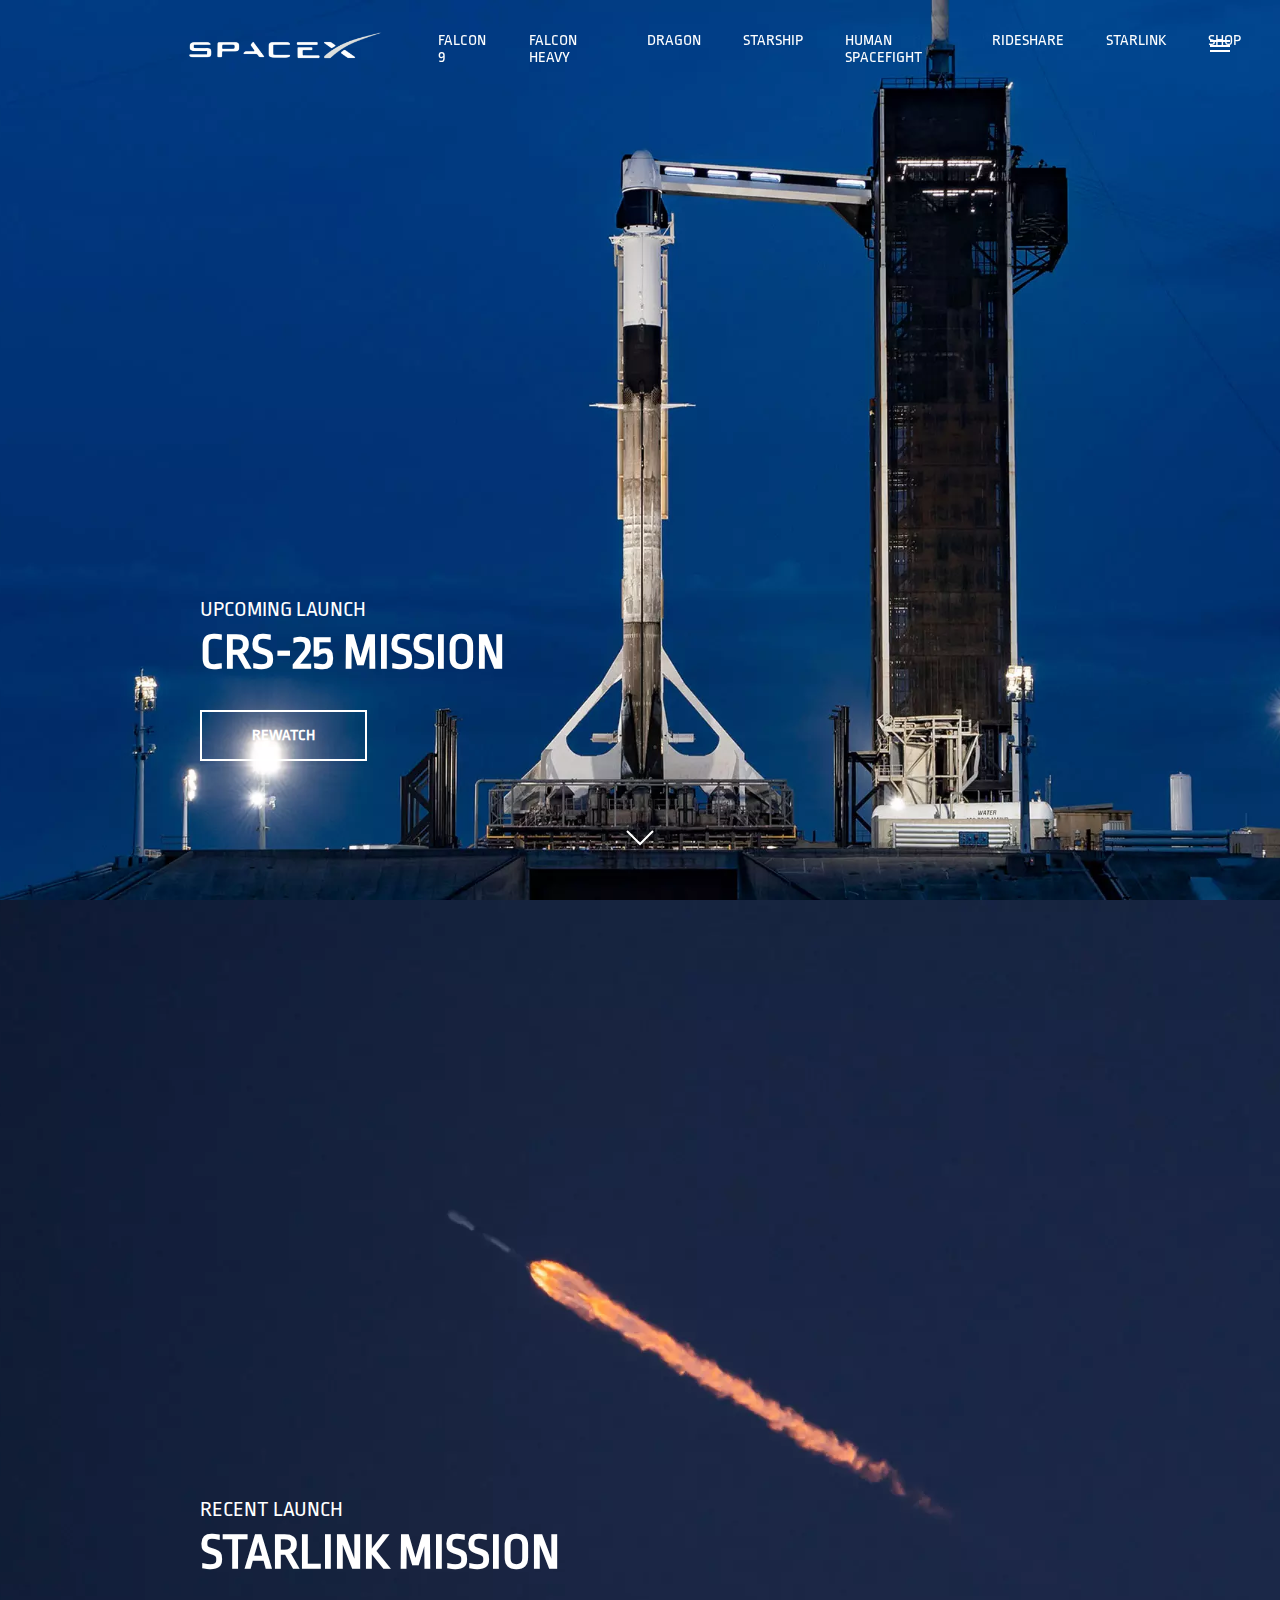
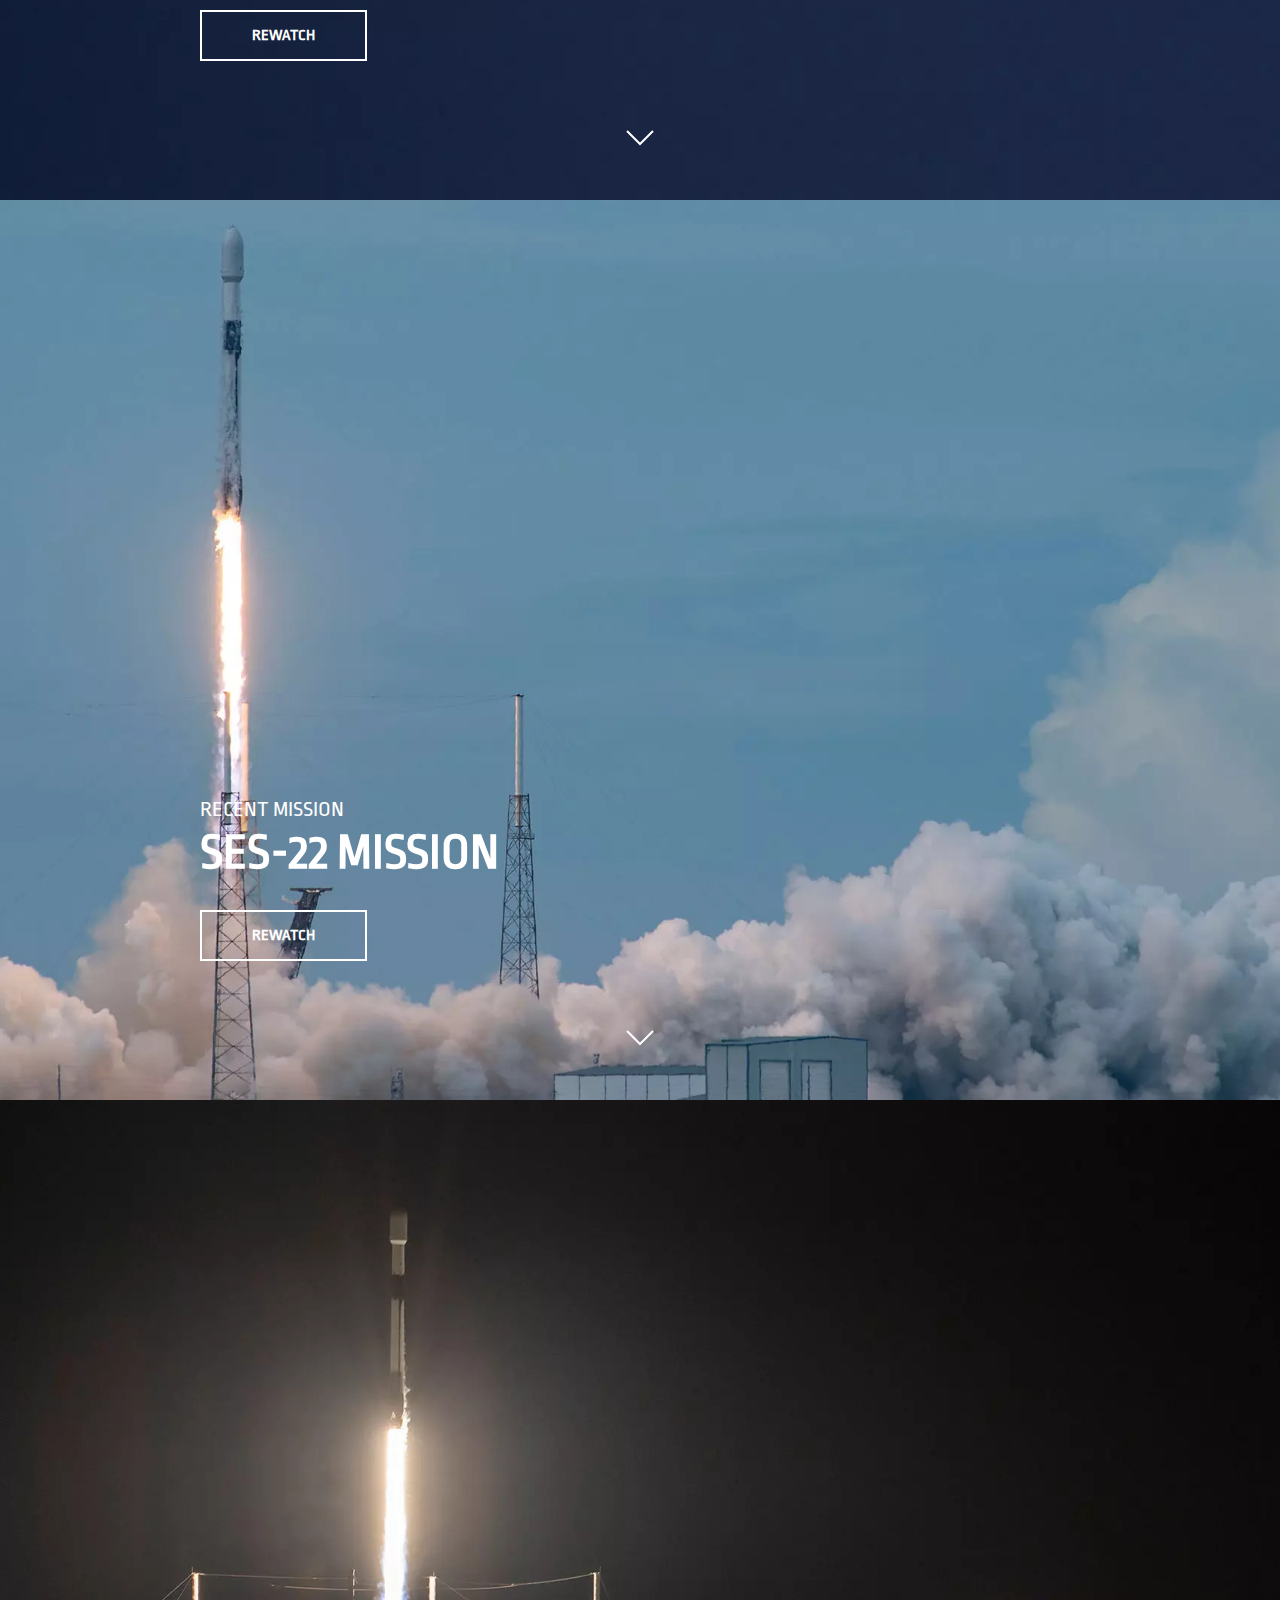
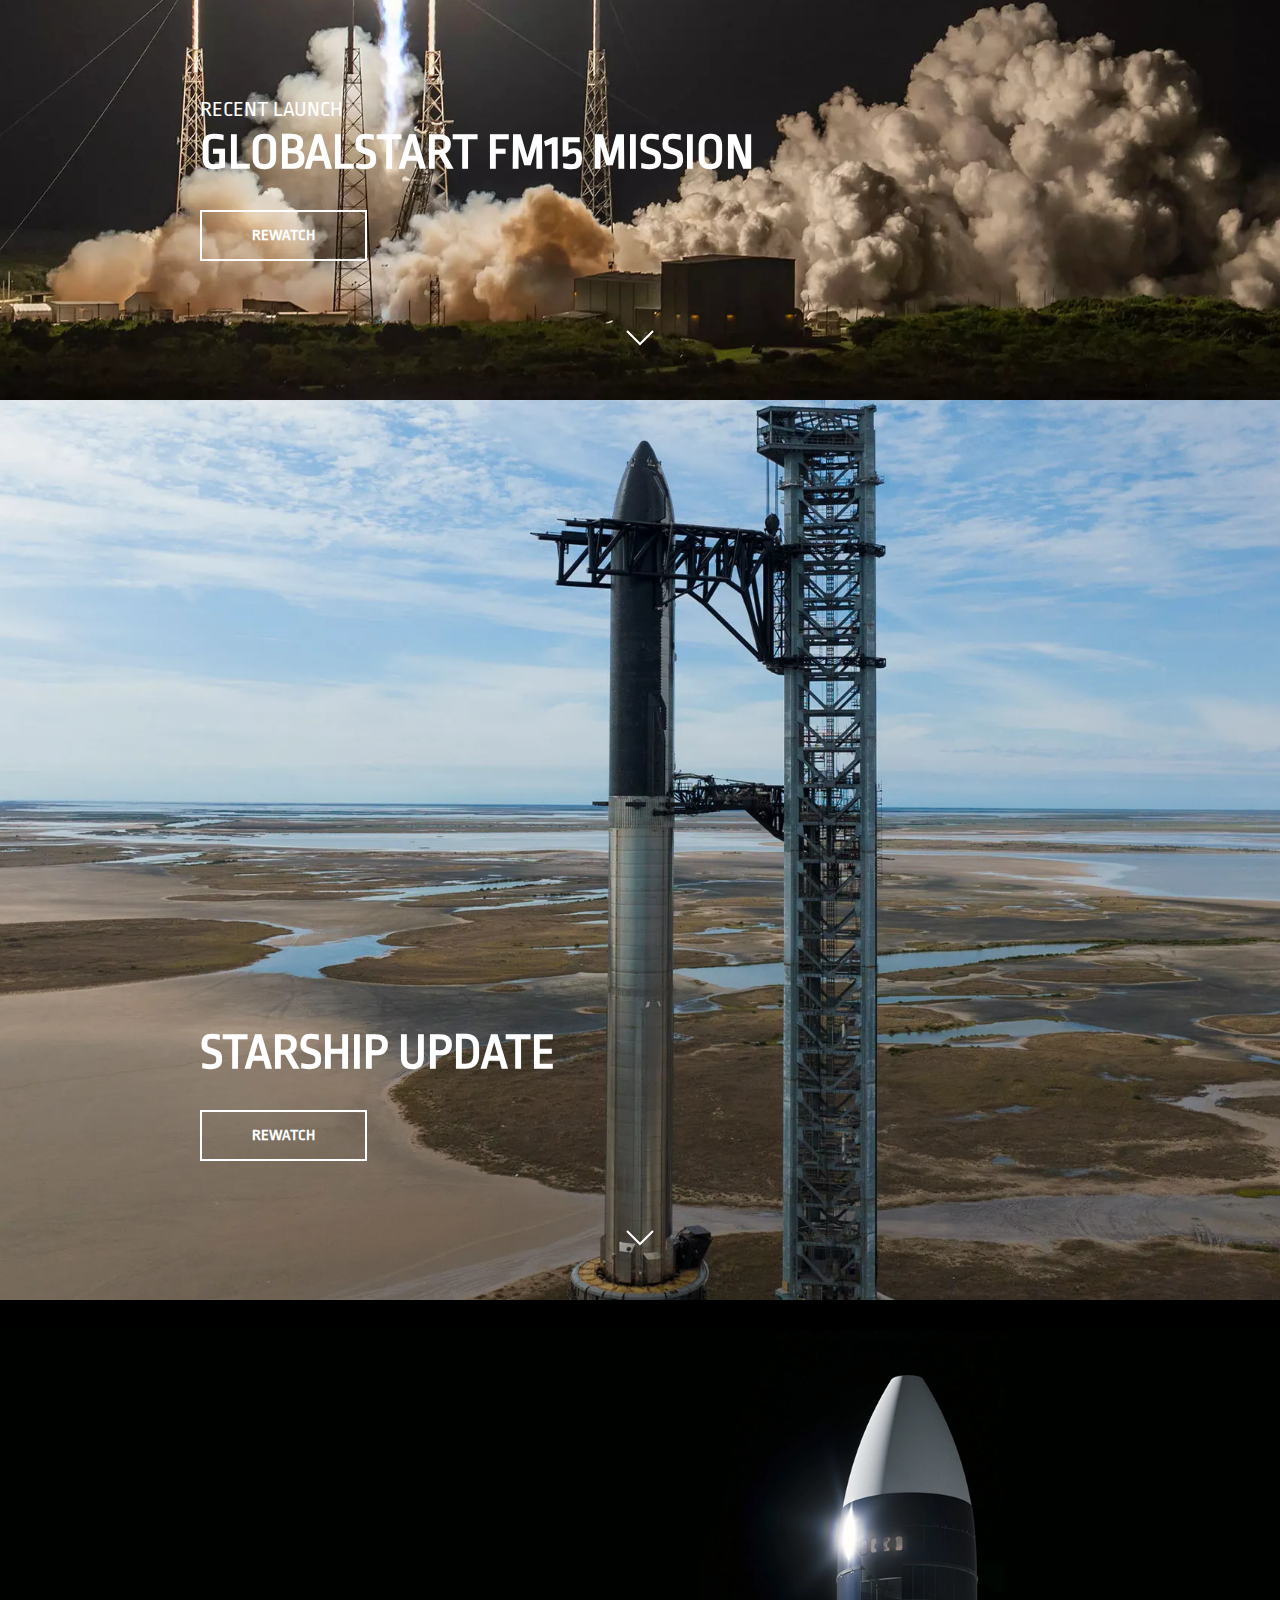
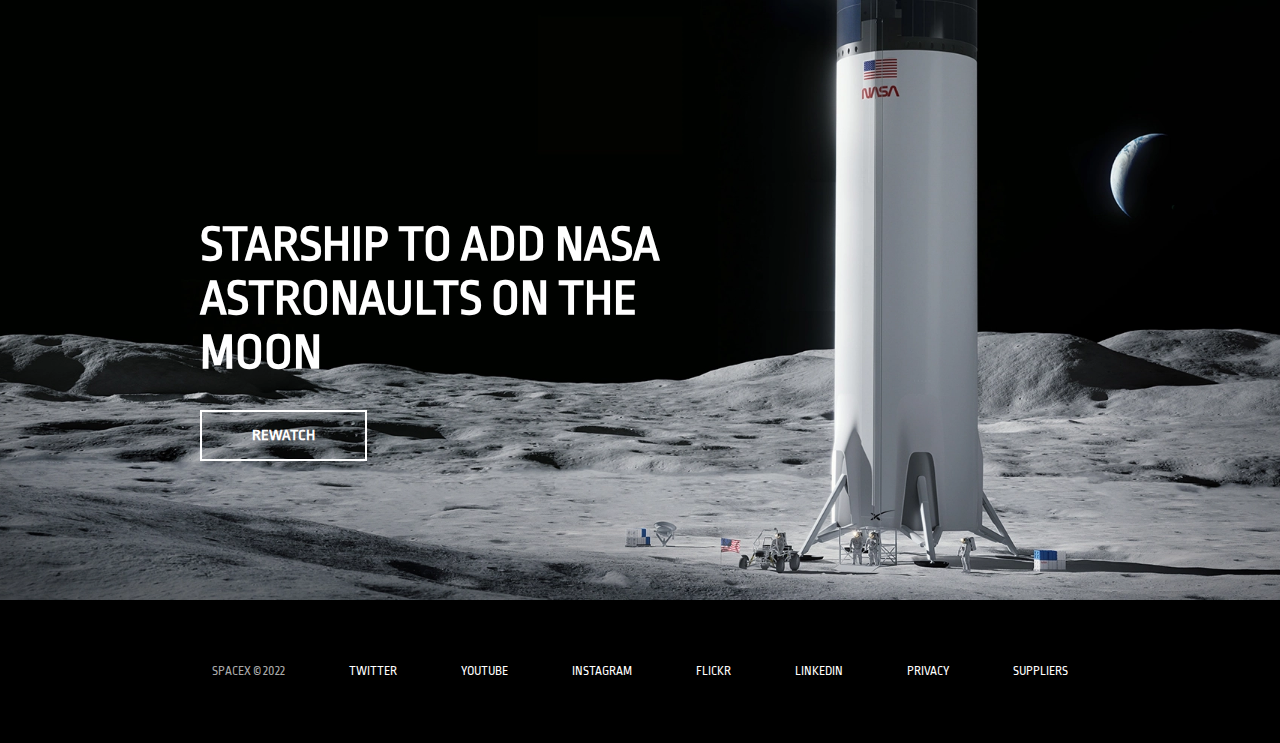
<file: index.html>
<!DOCTYPE html>
<html lang="en">

<head>
  <meta charset="UTF-8" />
  <meta http-equiv="X-UA-Compatible" content="IE=edge" />
  <meta name="viewport" content="width=device-width, initial-scale=1.0" />
  <title>SpaceX- beyond the earth</title>
  <link rel="stylesheet" href="/css/style.css" />
  <script src="js/script.js" defer></script>
</head>

<body>
  <div id="overlay">
  </div>

  <div id="mobile-menu" class="mobile-main-menu">
    <ul>
      <li><a href="#">Missions</a></li>
      <li><a href="#">Launches</a></li>
      <li><a href="#">Careers</a></li>
      <li><a href="#">Updates</a></li>
      <li><a href="#">Shop</a></li>

      <li class="mobile-only"><a href="pages/falcon9.html">Falcon 9</a></li>
      <li class="mobile-only"><a href="pages/falcon-heavy.html">Falcon Heavy</a></li>
      <li class="mobile-only"><a href="pages/dragon.html">Dragon</a></li>
      <li class="mobile-only"><a href="pages/starship.html">Starship</a></li>
      <li class="mobile-only"><a href="#">Human Spacefight</a></li>
      <li class="mobile-only"><a href="#">RideShare</a></li>
      <li class="mobile-only"><a href="#">Starlink</a></li>
      <li class="mobile-only"><a href="#">Shop</a></li>
    </ul>
  </div>
  <header class="main-header">
    <div class="logo">
      <a href="index.html">
        <img src="img/logo.png" alt="SpaceX" srcset="" />
      </a>
    </div>
    <nav class="desktop-main-menu">
      <ul>
        <li><a href="pages/falcon9.html">Falcon 9</a></li>
        <li><a href="pages/falcon-heavy.html">Falcon Heavy</a></li>
        <li><a href="pages/dragon.html">Dragon</a></li>
        <li><a href="pages/starship.html">Starship</a></li>
        <li><a href="#">Human Spacefight</a></li>
        <li><a href="#">RideShare</a></li>
        <li><a href="#">Starlink</a></li>
        <li><a href="#">Shop</a></li>
      </ul>
    </nav>
  </header>

  <!-- Hamburger Menu -->
  <button id="menu-btn" class="hamburger" type="button">
    <span class="hamburger-top"></span>
    <span class="hamburger-middle"></span>
    <span class="hamburger-bottom"></span>
  </button>

  <!-- Section A -->
  <section class="section-a">
    <div class="section-inner">
      <h4>Upcoming Launch</h4>
      <h2>CRS-25 Mission</h2>
      <a href="#" class="btn">
        <div class="hover"></div>
        <span>Rewatch</span>
      </a>
    </div>
    <div class="scroll-arrow">
      <svg width="30px" height="20px">
        <path stroke="#ffffff" fill="none" stroke-width="2px" d="M2.000,5.000 L15.000,18.000 L28.000,5.000 "></path>
      </svg>
    </div>
  </section>

  <!-- Section B -->
  <section class="section-b">
    <div class="section-inner">
      <h4>Recent Launch</h4>
      <h2>Starlink Mission</h2>
      <a href="#" class="btn">
        <div class="hover"></div>
        <span>Rewatch</span>
      </a>
    </div>
    <div class="scroll-arrow">
      <svg width="30px" height="20px">
        <path stroke="#ffffff" fill="none" stroke-width="2px" d="M2.000,5.000 L15.000,18.000 L28.000,5.000 "></path>
      </svg>
    </div>
  </section>

  <!-- Section C -->
  <section class="section-c">
    <div class="section-inner">
      <h4>Recent Mission</h4>
      <h2>SES-22 Mission</h2>
      <a href="#" class="btn">
        <div class="hover"></div>
        <span>Rewatch</span>
      </a>
    </div>
    <div class="scroll-arrow">
      <svg width="30px" height="20px">
        <path stroke="#ffffff" fill="none" stroke-width="2px" d="M2.000,5.000 L15.000,18.000 L28.000,5.000 "></path>
      </svg>
    </div>
  </section>

  <!-- Section D -->
  <section class="section-d">
    <div class="section-inner">
      <h4>Recent Launch</h4>
      <h2>Globalstart FM15 Mission</h2>
      <a href="#" class="btn">
        <div class="hover"></div>
        <span>Rewatch</span>
      </a>
    </div>
    <div class="scroll-arrow">
      <svg width="30px" height="20px">
        <path stroke="#ffffff" fill="none" stroke-width="2px" d="M2.000,5.000 L15.000,18.000 L28.000,5.000 "></path>
      </svg>
    </div>
  </section>

  <!-- Section E -->
  <section class="section-e">
    <div class="section-inner">
      <h2>Starship Update</h2>
      <!-- <h2>Globalstart FM15 Mission</h2> -->
      <a href="#" class="btn">
        <div class="hover"></div>
        <span>Rewatch</span>
      </a>
    </div>
    <div class="scroll-arrow">
      <svg width="30px" height="20px">
        <path stroke="#ffffff" fill="none" stroke-width="2px" d="M2.000,5.000 L15.000,18.000 L28.000,5.000 "></path>
      </svg>
    </div>
  </section>

  <!-- Section F -->
  <section class="section-f">
    <div class="section-inner">
      <h2>Starship to add NASA astronaults on the moon</h2>
      <a href="#" class="btn">
        <div class="hover"></div>
        <span>Rewatch</span>
      </a>
    </div>
  </section>

  <!-- Footer -->

  <footer>
    <ul>
      <li>SpaceX &copy; 2022</li>
      <li> <a href="https://twitter.com/" target="_blank">Twitter</a> </li>
      <li> <a href="https://youtube.com/" target="_blank">Youtube</a> </li>
      <li> <a href="https://Instagram.com/" target="_blank">Instagram</a> </li>
      <li> <a href="https://www.flickr.com/" target="_blank">Flickr</a> </li>
      <li> <a href="https://LinkedIn.com/" target="_blank">LinkedIn</a> </li>
      <li> <a href="#" target="_blank">Privacy</a> </li>
      <li> <a href="#" target="_blank">Suppliers</a> </li>
    </ul>
  </footer>
</body>

</html>
</file>
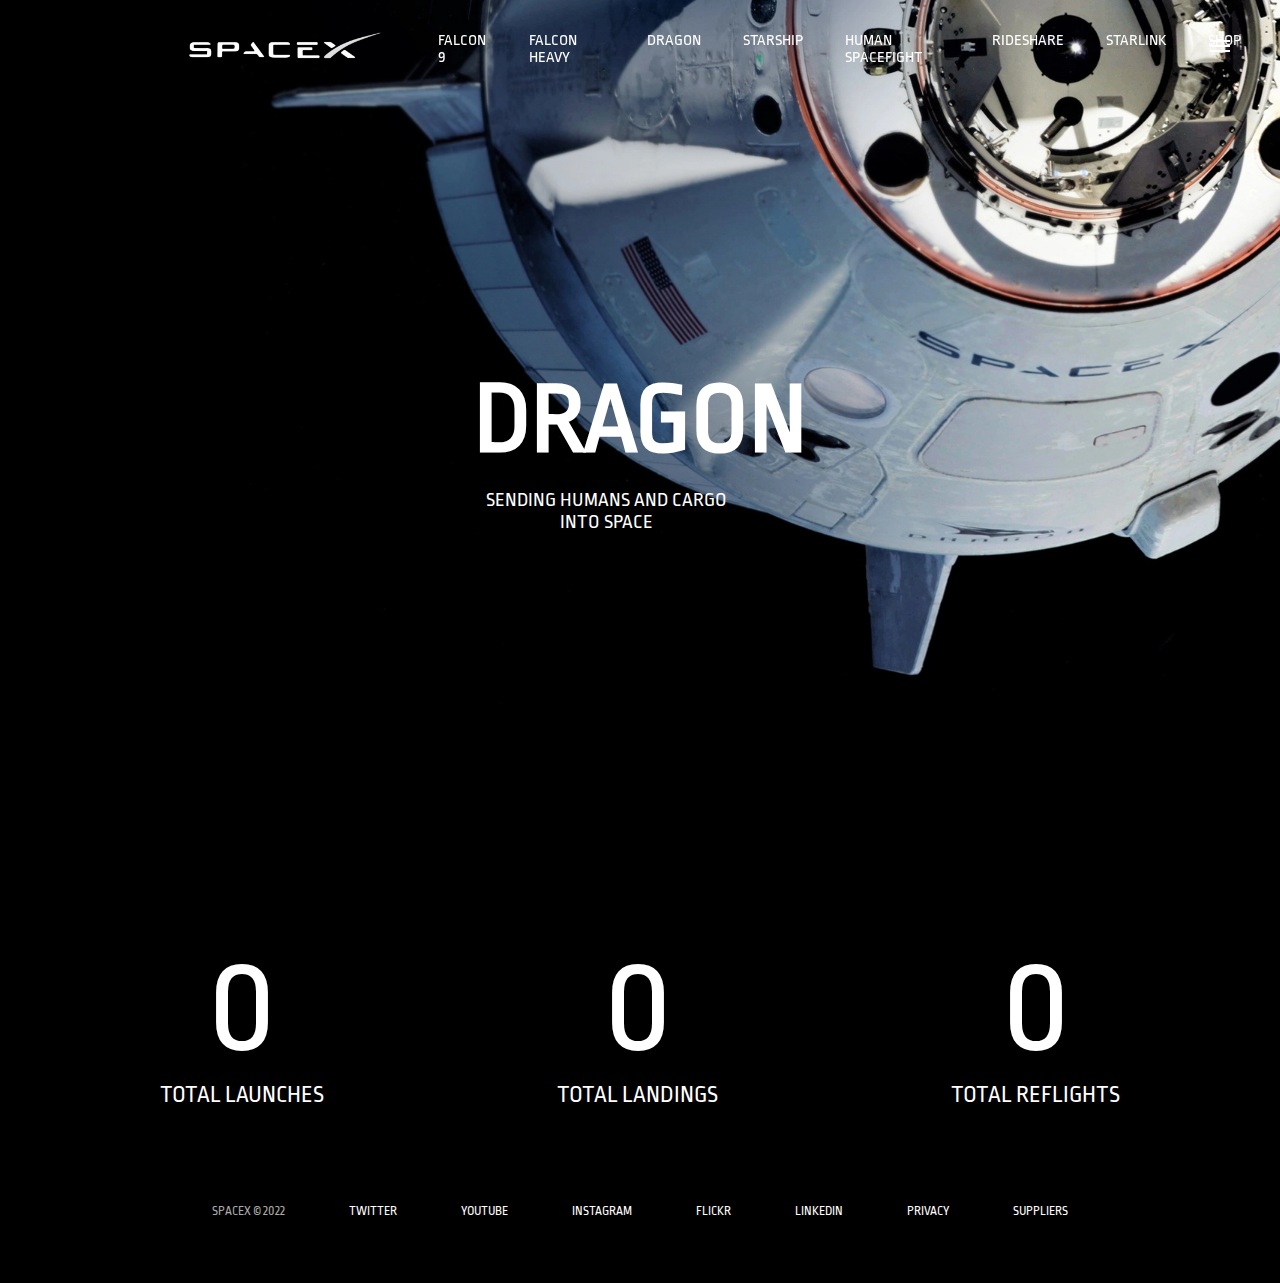
<file: pages/dragon.html>
<!DOCTYPE html>
<html lang="en">

<head>
  <meta charset="UTF-8">
  <meta http-equiv="X-UA-Compatible" content="IE=edge">
  <meta name="viewport" content="width=device-width, initial-scale=1.0">
  <link rel="stylesheet" href="../css/style.css">
  <script src="../js//script.js" defer></script>
  <title>Dragon</title>
</head>

<body>
  <div id="overlay">
  </div>

  <div id="mobile-menu" class="mobile-main-menu">
    <ul>
      <li><a href="#">Missions</a></li>
      <li><a href="#">Launches</a></li>
      <li><a href="#">Careers</a></li>
      <li><a href="#">Updates</a></li>
      <li><a href="#">Shop</a></li>

      <li class="mobile-only"><a href="falcon9.html">Falcon 9</a></li>
      <li class="mobile-only"><a href="falcon-heavy.html">Falcon Heavy</a></li>
      <li class="mobile-only"><a href="dragon.html">Dragon</a></li>
      <li class="mobile-only"><a href="starship.html">Starship</a></li>
      <li class="mobile-only"><a href="#">Human Spacefight</a></li>
      <li class="mobile-only"><a href="#">RideShare</a></li>
      <li class="mobile-only"><a href="#">Starlink</a></li>
      <li class="mobile-only"><a href="#">Shop</a></li>
    </ul>
  </div>
  <header class="main-header">
    <div class="logo">
      <a href="../index.html">
        <img src="../img/logo.png" alt="SpaceX" srcset="" />
      </a>
    </div>
    <nav class="desktop-main-menu">
      <ul>
        <li><a href="falcon9.html">Falcon 9</a></li>
        <li><a href="falcon-heavy.html">Falcon Heavy</a></li>
        <li><a href="dragon.html">Dragon</a></li>
        <li><a href="starship.html">Starship</a></li>
        <li><a href="#">Human Spacefight</a></li>
        <li><a href="#">RideShare</a></li>
        <li><a href="#">Starlink</a></li>
        <li><a href="#">Shop</a></li>
      </ul>
    </nav>
  </header>

  <!-- Hamburger Menu -->
  <button id="menu-btn" class="hamburger" type="button">
    <span class="hamburger-top"></span>
    <span class="hamburger-middle"></span>
    <span class="hamburger-bottom"></span>
  </button>

  <section class="section-animate bg-dragon">

  </section>
  <div class="section-inner-center">
    <h3>Dragon</h3>
    <p>Sending humans and cargo into space</p>
  </div>

  <div class="stats">
    <div>
      <span class="counter" data-target="36">0</span>
      <h4>Total Launches</h4>
    </div>
    <div>
      <span class="counter" data-target="32">0</span>
      <h4>Total Landings</h4>
    </div>
    <div>
      <span class="counter" data-target="15">0</span>
      <h4>Total Reflights</h4>
    </div>
  </div>

  <!-- Footer -->

  <footer>
    <ul>
      <li>SpaceX &copy; 2022</li>
      <li> <a href="https://twitter.com/" target="_blank">Twitter</a> </li>
      <li> <a href="https://youtube.com/" target="_blank">Youtube</a> </li>
      <li> <a href="https://Instagram.com/" target="_blank">Instagram</a> </li>
      <li> <a href="https://www.flickr.com/" target="_blank">Flickr</a> </li>
      <li> <a href="https://LinkedIn.com/" target="_blank">LinkedIn</a> </li>
      <li> <a href="#" target="_blank">Privacy</a> </li>
      <li> <a href="#" target="_blank">Suppliers</a> </li>
    </ul>
  </footer>
</body>

</html>
</file>
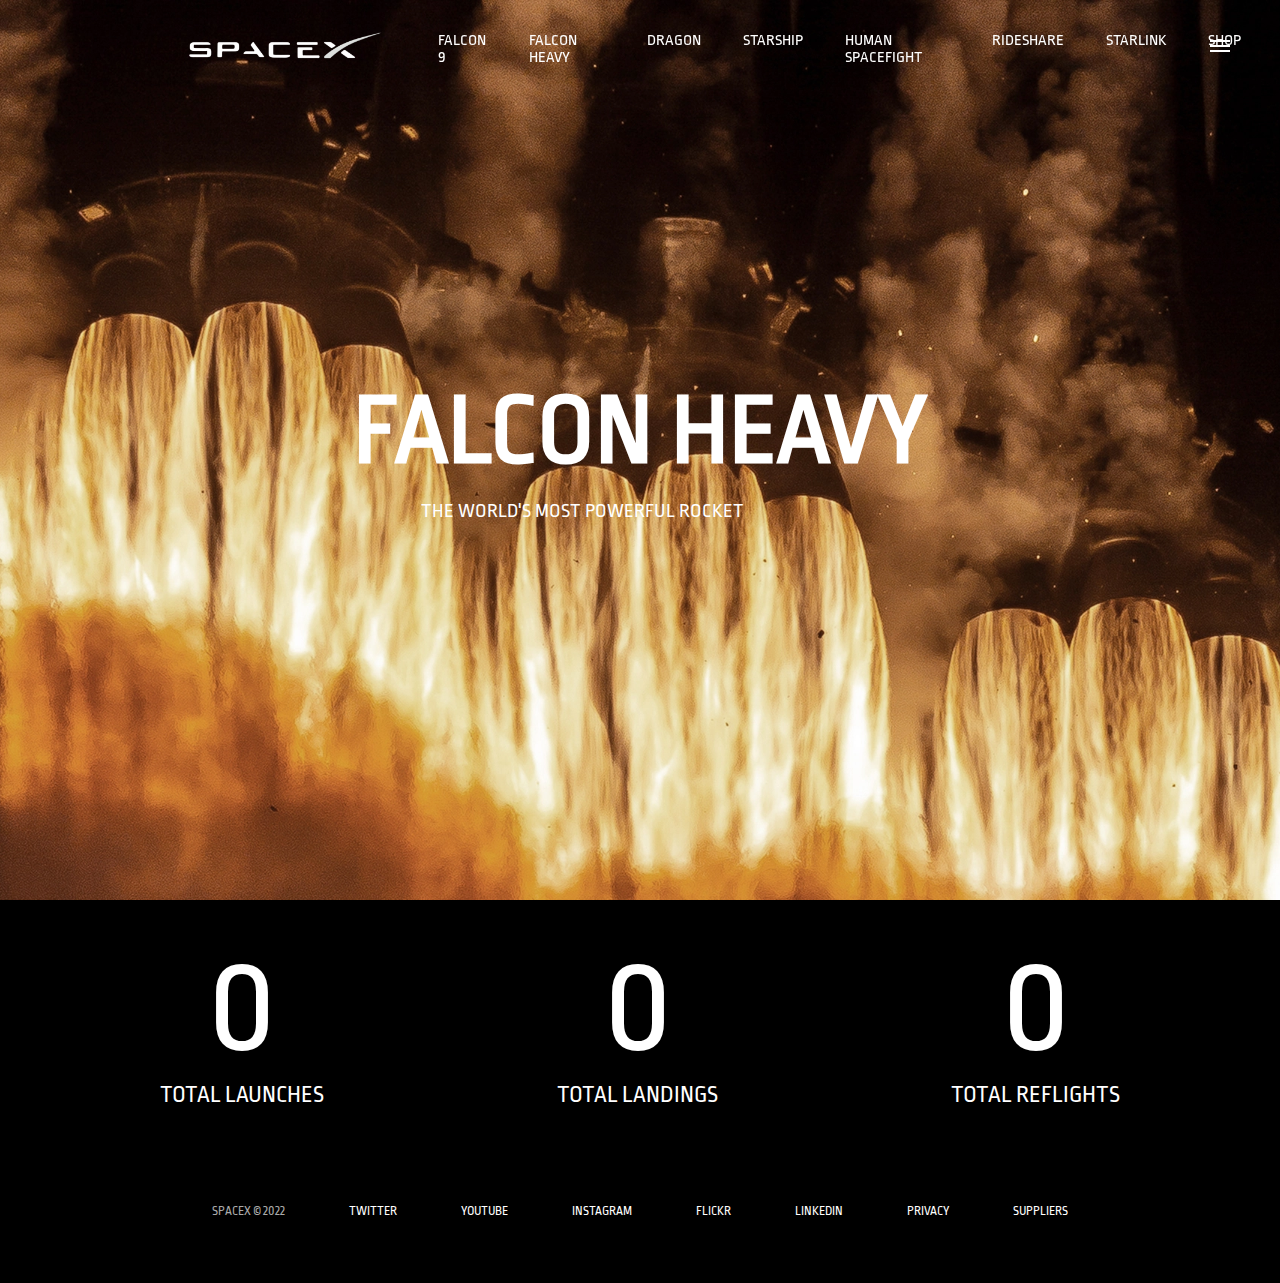
<file: pages/falcon-heavy.html>
<!DOCTYPE html>
<html lang="en">

<head>
  <meta charset="UTF-8">
  <meta http-equiv="X-UA-Compatible" content="IE=edge">
  <meta name="viewport" content="width=device-width, initial-scale=1.0">
  <link rel="stylesheet" href="../css/style.css">
  <script src="../js//script.js" defer></script>
  <title>Falcon Heavy</title>
</head>

<body>
  <div id="overlay">
  </div>

  <div id="mobile-menu" class="mobile-main-menu">
    <ul>
      <li><a href="#">Missions</a></li>
      <li><a href="#">Launches</a></li>
      <li><a href="#">Careers</a></li>
      <li><a href="#">Updates</a></li>
      <li><a href="#">Shop</a></li>

      <li class="mobile-only"><a href="falcon9.html">Falcon 9</a></li>
      <li class="mobile-only"><a href="falcon-heavy.html">Falcon Heavy</a></li>
      <li class="mobile-only"><a href="dragon.html">Dragon</a></li>
      <li class="mobile-only"><a href="starship.html">Starship</a></li>
      <li class="mobile-only"><a href="#">Human Spacefight</a></li>
      <li class="mobile-only"><a href="#">RideShare</a></li>
      <li class="mobile-only"><a href="#">Starlink</a></li>
      <li class="mobile-only"><a href="#">Shop</a></li>
    </ul>
  </div>
  <header class="main-header">
    <div class="logo">
      <a href="../index.html">
        <img src="../img/logo.png" alt="SpaceX" srcset="" />
      </a>
    </div>
    <nav class="desktop-main-menu">
      <ul>
        <li><a href="falcon9.html">Falcon 9</a></li>
        <li><a href="falcon-heavy.html">Falcon Heavy</a></li>
        <li><a href="dragon.html">Dragon</a></li>
        <li><a href="starship.html">Starship</a></li>
        <li><a href="#">Human Spacefight</a></li>
        <li><a href="#">RideShare</a></li>
        <li><a href="#">Starlink</a></li>
        <li><a href="#">Shop</a></li>
      </ul>
    </nav>
  </header>

  <!-- Hamburger Menu -->
  <button id="menu-btn" class="hamburger" type="button">
    <span class="hamburger-top"></span>
    <span class="hamburger-middle"></span>
    <span class="hamburger-bottom"></span>
  </button>

  <section class="section-animate bg-falcon-heavy">

  </section>
  <div class="section-inner-center">
    <h3>Falcon Heavy</h3>
    <p>The world's most powerful rocket</p>
  </div>

  <div class="stats">
    <div>
      <span class="counter" data-target="4">0</span>
      <h4>Total Launches</h4>
    </div>
    <div>
      <span class="counter" data-target="9">0</span>
      <h4>Total Landings</h4>
    </div>
    <div>
      <span class="counter" data-target="4">0</span>
      <h4>Total Reflights</h4>
    </div>
  </div>

  <!-- Footer -->

  <footer>
    <ul>
      <li>SpaceX &copy; 2022</li>
      <li> <a href="https://twitter.com/" target="_blank">Twitter</a> </li>
      <li> <a href="https://youtube.com/" target="_blank">Youtube</a> </li>
      <li> <a href="https://Instagram.com/" target="_blank">Instagram</a> </li>
      <li> <a href="https://www.flickr.com/" target="_blank">Flickr</a> </li>
      <li> <a href="https://LinkedIn.com/" target="_blank">LinkedIn</a> </li>
      <li> <a href="#" target="_blank">Privacy</a> </li>
      <li> <a href="#" target="_blank">Suppliers</a> </li>
    </ul>
  </footer>
</body>

</html>
</file>
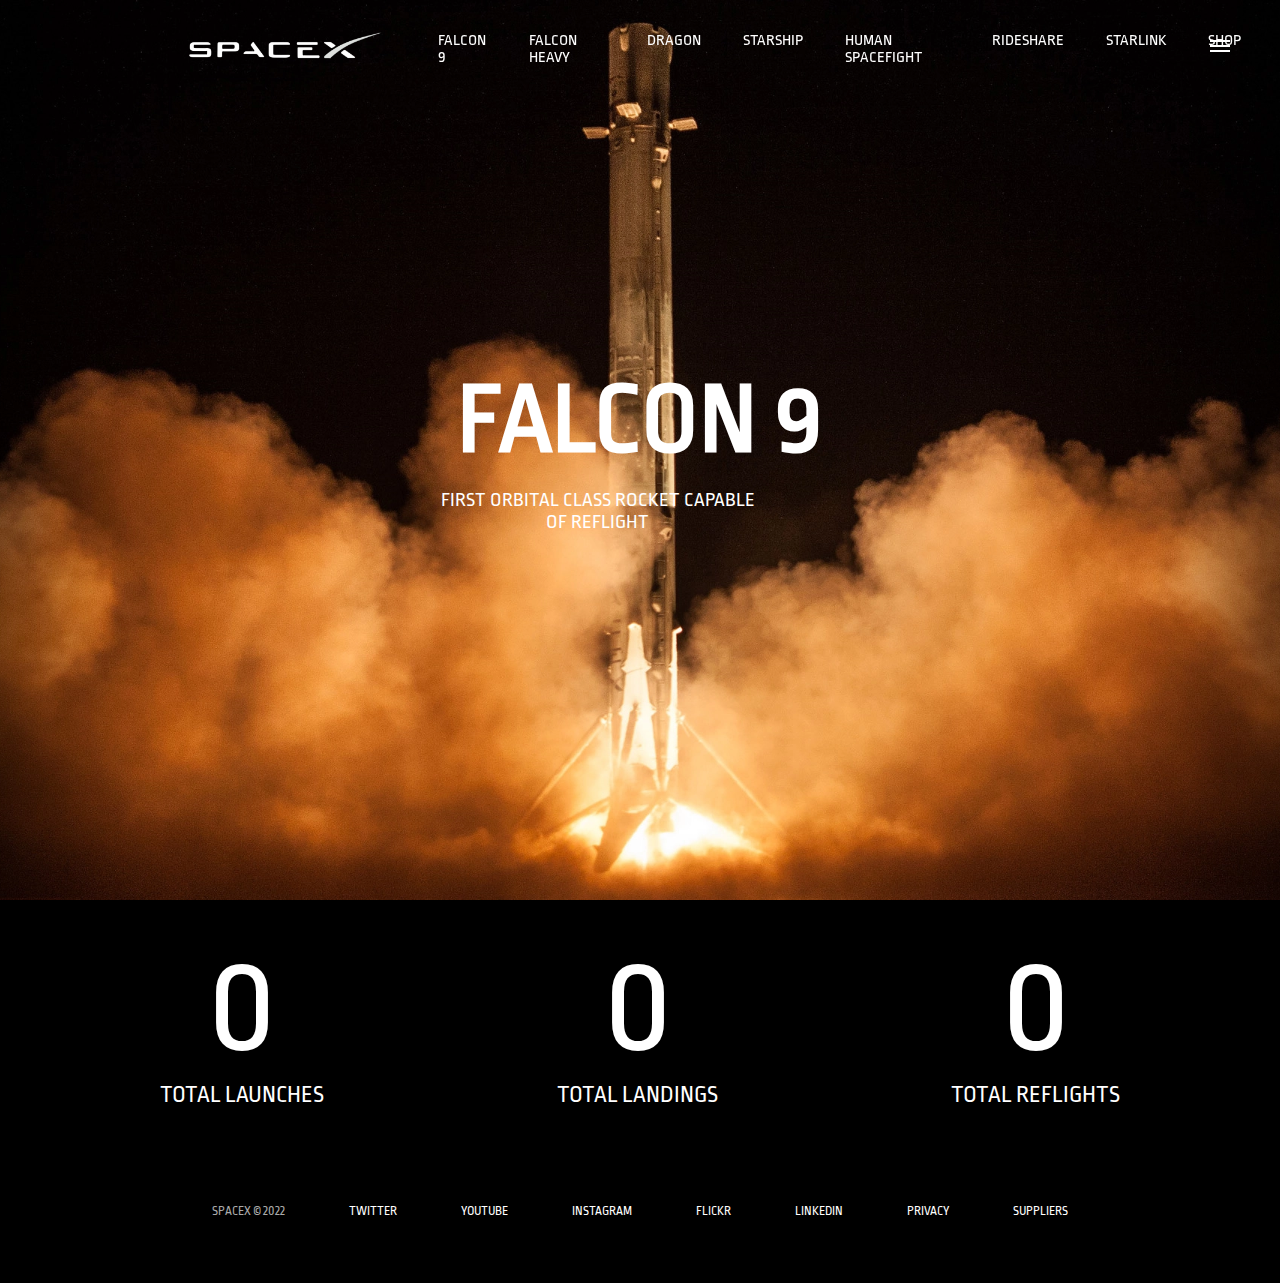
<file: pages/falcon9.html>
<!DOCTYPE html>
<html lang="en">

<head>
  <meta charset="UTF-8">
  <meta http-equiv="X-UA-Compatible" content="IE=edge">
  <meta name="viewport" content="width=device-width, initial-scale=1.0">
  <link rel="stylesheet" href="../css/style.css">
  <script src="../js//script.js" defer></script>
  <title>Falcon</title>
</head>

<body>
  <div id="overlay">
  </div>

  <div id="mobile-menu" class="mobile-main-menu">
    <ul>
      <li><a href="#">Missions</a></li>
      <li><a href="#">Launches</a></li>
      <li><a href="#">Careers</a></li>
      <li><a href="#">Updates</a></li>
      <li><a href="#">Shop</a></li>

      <li class="mobile-only"><a href="falcon9.html">Falcon 9</a></li>
      <li class="mobile-only"><a href="falcon-heavy.html">Falcon Heavy</a></li>
      <li class="mobile-only"><a href="dragon.html">Dragon</a></li>
      <li class="mobile-only"><a href="starship.html">Starship</a></li>
      <li class="mobile-only"><a href="#">Human Spacefight</a></li>
      <li class="mobile-only"><a href="#">RideShare</a></li>
      <li class="mobile-only"><a href="#">Starlink</a></li>
      <li class="mobile-only"><a href="#">Shop</a></li>
    </ul>
  </div>
  <header class="main-header">
    <div class="logo">
      <a href="../index.html">
        <img src="../img/logo.png" alt="SpaceX" srcset="" />
      </a>
    </div>
    <nav class="desktop-main-menu">
      <ul>
        <li><a href="falcon9.html">Falcon 9</a></li>
        <li><a href="falcon-heavy.html">Falcon Heavy</a></li>
        <li><a href="dragon.html">Dragon</a></li>
        <li><a href="starship.html">Starship</a></li>
        <li><a href="#">Human Spacefight</a></li>
        <li><a href="#">RideShare</a></li>
        <li><a href="#">Starlink</a></li>
        <li><a href="#">Shop</a></li>
      </ul>
    </nav>
  </header>

  <!-- Hamburger Menu -->
  <button id="menu-btn" class="hamburger" type="button">
    <span class="hamburger-top"></span>
    <span class="hamburger-middle"></span>
    <span class="hamburger-bottom"></span>
  </button>

  <section class="section-animate bg-falcon-9">

  </section>
  <div class="section-inner-center">
    <h3>Falcon 9</h3>
    <p>First orbital class rocket capable of reflight</p>
  </div>

  <div class="stats">
    <div>
      <span class="counter" data-target="193">0</span>
      <h4>Total Launches</h4>
    </div>
    <div>
      <span class="counter" data-target="151">0</span>
      <h4>Total Landings</h4>
    </div>
    <div>
      <span class="counter" data-target="130">0</span>
      <h4>Total Reflights</h4>
    </div>
  </div>

  <!-- Footer -->

  <footer>
    <ul>
      <li>SpaceX &copy; 2022</li>
      <li> <a href="https://twitter.com/" target="_blank">Twitter</a> </li>
      <li> <a href="https://youtube.com/" target="_blank">Youtube</a> </li>
      <li> <a href="https://Instagram.com/" target="_blank">Instagram</a> </li>
      <li> <a href="https://www.flickr.com/" target="_blank">Flickr</a> </li>
      <li> <a href="https://LinkedIn.com/" target="_blank">LinkedIn</a> </li>
      <li> <a href="#" target="_blank">Privacy</a> </li>
      <li> <a href="#" target="_blank">Suppliers</a> </li>
    </ul>
  </footer>
</body>

</html>
</file>
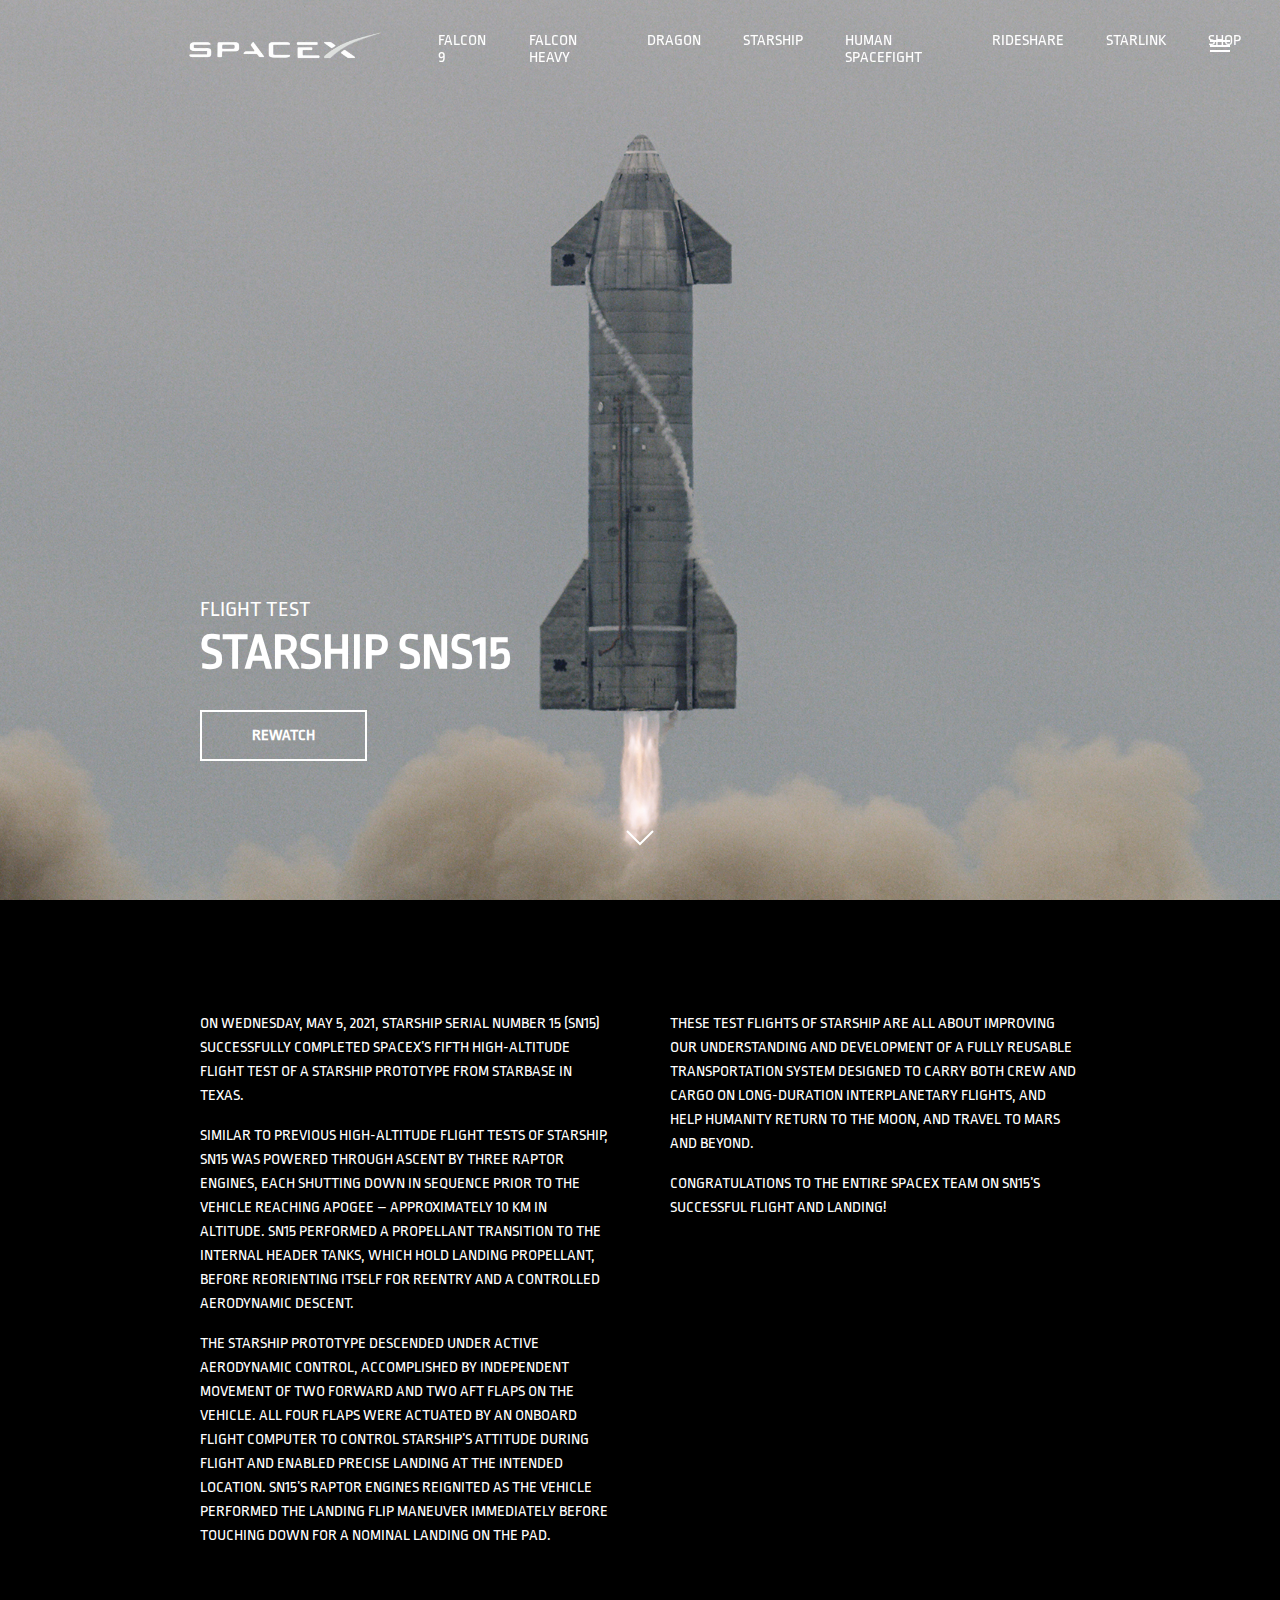
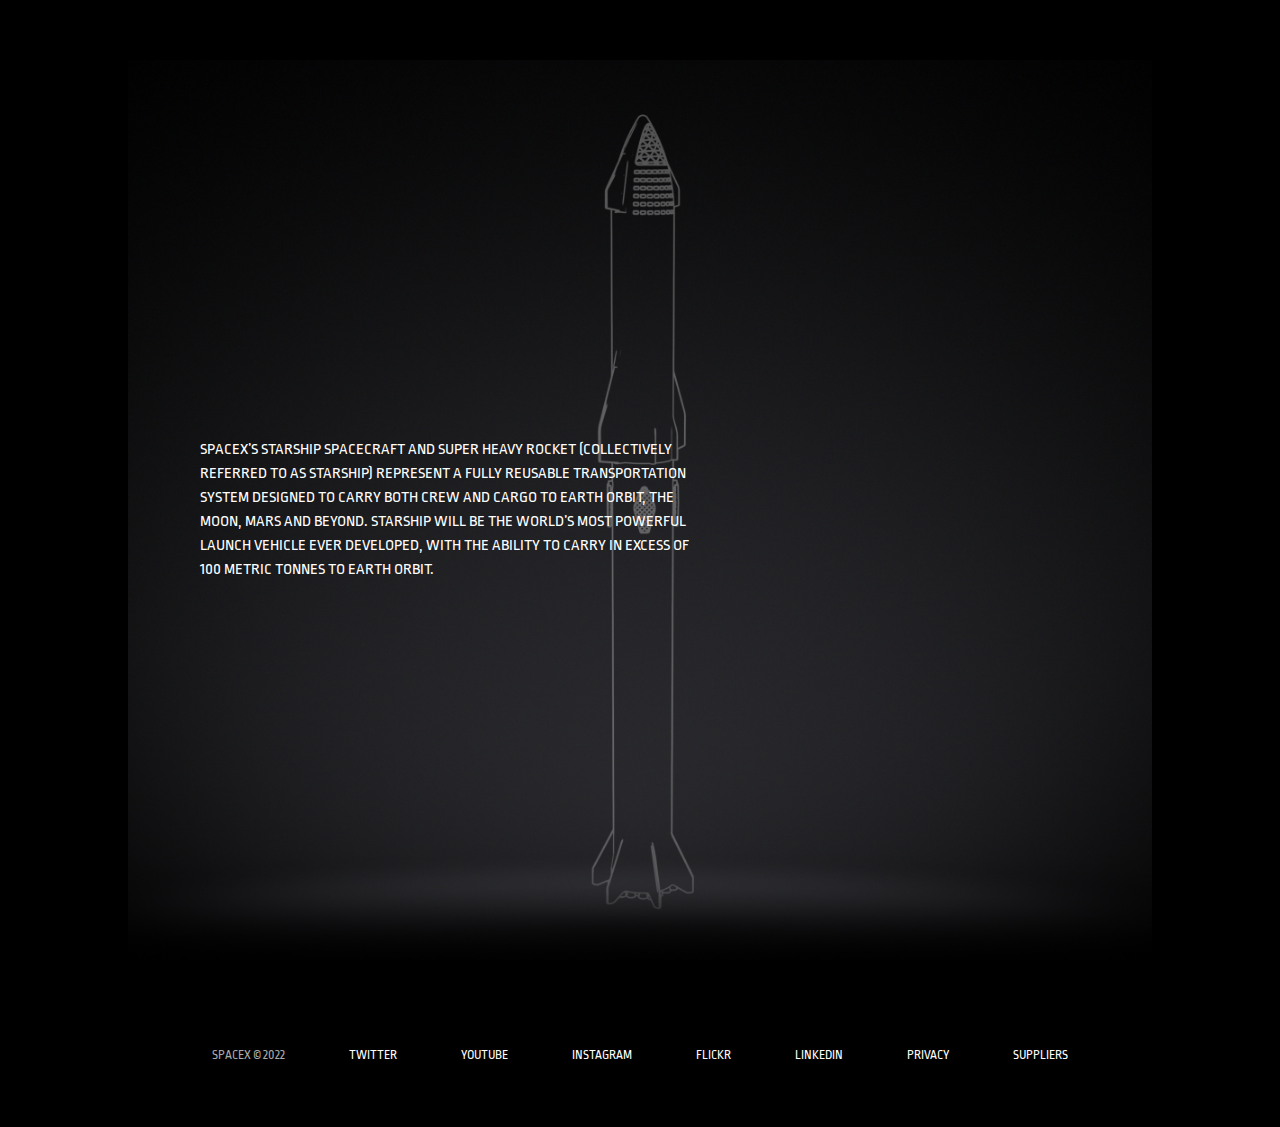
<file: pages/starship.html>
<!DOCTYPE html>
<html lang="en">

<head>
  <meta charset="UTF-8">
  <meta http-equiv="X-UA-Compatible" content="IE=edge">
  <meta name="viewport" content="width=device-width, initial-scale=1.0">
  <link rel="stylesheet" href="../css/style.css">
  <script src="../js//script.js" defer></script>
  <title>Starship</title>
</head>

<body>
  <div id="overlay">
  </div>

  <div id="mobile-menu" class="mobile-main-menu">
    <ul>
      <li><a href="#">Missions</a></li>
      <li><a href="#">Launches</a></li>
      <li><a href="#">Careers</a></li>
      <li><a href="#">Updates</a></li>
      <li><a href="#">Shop</a></li>

      <li class="mobile-only"><a href="falcon9.html">Falcon 9</a></li>
      <li class="mobile-only"><a href="falcon-heavy.html">Falcon Heavy</a></li>
      <li class="mobile-only"><a href="dragon.html">Dragon</a></li>
      <li class="mobile-only"><a href="starship.html">Starship</a></li>
      <li class="mobile-only"><a href="#">Human Spacefight</a></li>
      <li class="mobile-only"><a href="#">RideShare</a></li>
      <li class="mobile-only"><a href="#">Starlink</a></li>
      <li class="mobile-only"><a href="#">Shop</a></li>
    </ul>
  </div>
  <header class="main-header">
    <div class="logo">
      <a href="../index.html">
        <img src="../img/logo.png" alt="SpaceX" srcset="" />
      </a>
    </div>
    <nav class="desktop-main-menu">
      <ul>
        <li><a href="falcon9.html">Falcon 9</a></li>
        <li><a href="falcon-heavy.html">Falcon Heavy</a></li>
        <li><a href="dragon.html">Dragon</a></li>
        <li><a href="starship.html">Starship</a></li>
        <li><a href="#">Human Spacefight</a></li>
        <li><a href="#">RideShare</a></li>
        <li><a href="#">Starlink</a></li>
        <li><a href="#">Shop</a></li>
      </ul>
    </nav>
  </header>

  <!-- Hamburger Menu -->
  <button id="menu-btn" class="hamburger" type="button">
    <span class="hamburger-top"></span>
    <span class="hamburger-middle"></span>
    <span class="hamburger-bottom"></span>
  </button>

  <!-- <section class="section-animate bg-starship">

  </section>
  <div class="section-inner-center">
    <h3>Starship</h3>
    <p>First orbital class rocket capable of reflight</p>
  </div>

  <div class="stats">
    <div>
      <span class="counter" data-target="193">0</span>
      <h4>Total Launches</h4>
    </div>
    <div>
      <span class="counter" data-target="151">0</span>
      <h4>Total Landings</h4>
    </div>
    <div>
      <span class="counter" data-target="130">0</span>
      <h4>Total Reflights</h4>
    </div>
  </div> -->

  <section class="bg-starship">
    <div class="section-inner">
      <h4>Flight Test</h4>
      <h2>Starship sns15</h2>
      <a href="#" class="btn">
        <div class="hover"></div>
        <span>Rewatch</span>
      </a>
    </div>
    <div class="scroll-arrow">
      <svg width="30px" height="20px">
        <path stroke="#ffffff" fill="none" stroke-width="2px" d="M2.000,5.000 L15.000,18.000 L28.000,5.000 "></path>
      </svg>
    </div>
  </section>

  <section class="text-section flex h-80">
    <div class="text-column">
      <p>On Wednesday, May 5, 2021, Starship serial number 15 (SN15) successfully completed SpaceX’s fifth high-altitude
        flight test of a Starship prototype from Starbase in Texas.</p>
      <p>Similar to previous high-altitude flight tests of Starship, SN15 was powered through ascent by three Raptor
        engines, each shutting down in sequence prior to the vehicle reaching apogee – approximately 10 km in altitude.
        SN15 performed a propellant transition to the internal header tanks, which hold landing propellant, before
        reorienting itself for reentry and a controlled aerodynamic descent.</p>
      <p>
        The Starship prototype descended under active aerodynamic control, accomplished by independent movement of two
        forward and two aft flaps on the vehicle. All four flaps were actuated by an onboard flight computer to control
        Starship’s attitude during flight and enabled precise landing at the intended location. SN15’s Raptor engines
        reignited as the vehicle performed the landing flip maneuver immediately before touching down for a nominal
        landing on the pad.
      </p>
    </div>
    <div class="text-column">
      <p>
        These test flights of Starship are all about improving our understanding and development of a fully reusable
        transportation system designed to carry both crew and cargo on long-duration interplanetary flights, and help
        humanity return to the Moon, and travel to Mars and beyond.
      </p>
      <p>
        Congratulations to the entire SpaceX team on SN15’s successful flight and landing!
      </p>
    </div>
  </section>

  <section class="text-section h-100 bg-starship-line">
    <!-- <div class="section-inner"> -->
    <p class="text-inner-left">
      SpaceX’s Starship spacecraft and Super Heavy rocket (collectively referred to as Starship) represent a fully
      reusable transportation system designed to carry both crew and cargo to Earth orbit, the Moon, Mars and beyond.
      Starship will be the world’s most powerful launch vehicle ever developed, with the ability to carry in excess of
      100 metric tonnes to Earth orbit.
    </p>
    <!-- </div> -->
  </section>

  <!-- Footer -->

  <footer>
    <ul>
      <li>SpaceX &copy; 2022</li>
      <li> <a href="https://twitter.com/" target="_blank">Twitter</a> </li>
      <li> <a href="https://youtube.com/" target="_blank">Youtube</a> </li>
      <li> <a href="https://Instagram.com/" target="_blank">Instagram</a> </li>
      <li> <a href="https://www.flickr.com/" target="_blank">Flickr</a> </li>
      <li> <a href="https://LinkedIn.com/" target="_blank">LinkedIn</a> </li>
      <li> <a href="#" target="_blank">Privacy</a> </li>
      <li> <a href="#" target="_blank">Suppliers</a> </li>
    </ul>
  </footer>
</body>

</html>
</file>
<file: css/style.css>
@import url("https://fonts.googleapis.com/css2?family=Familjen+Grotesk:wght@400;600;700&display=swap");
@import url('https://fonts.googleapis.com/css2?family=Ropa+Sans&display=swap');
*,
*::before,
*::after {
  box-sizing: border-box;
  margin: 0;
  padding: 0;
}

body {
  font-family: "Ropa Sans","Femiljen Grotesk", sans-serif;
  background: black;
  color: white;
}

a {
  text-decoration: none;
  color: #fff;
}

ul {
  list-style: none;
}

/* Header/Navbar */
.main-header {
  position: fixed;
  top: 0;
  left: 0;
  width: 100%;
  z-index: 3;
  display: flex;
  margin-left: 48px;
  align-items: center;
  text-transform: uppercase;
  height: 100px;
  padding: 0 45px;
}

/*Logo*/

.logo {
  width: 210px;
  height: auto;
  margin-left: 6rem;
}

.logo img {
  display: block;
  width: 100%;
  height: auto;
}

/* Desktop Menu */
.desktop-main-menu {
  margin-left: 50px;
}

.desktop-main-menu ul {
  display: flex;
}

.desktop-main-menu ul li {
  position: relative;
  margin-right: 42px;
  padding-bottom: 2px;
}

.desktop-main-menu ul li a::after {
  content: "";
  position: absolute;
  bottom: 0;
  left: 0;
  width: 100%;
  height: 1px;
  background-color: #fff;
  transform: scaleX(0);
  transition: transform 0.6s cubic-bezier(0.19, 1, 0.22, 1);
  transform-origin: right center;
}

.desktop-main-menu ul li a:hover:after {
  transform: scaleX(1);
  transform-origin: left center;
  transition-duration: 0.4s;
}

/* sections */
section {
  position: relative;
  height: 100vh;
  background-position: center center;
  background-repeat: no-repeat;
  background-size: cover;
  text-transform: uppercase;
}

.section-inner {
  position: absolute;
  bottom: 15%;
  left: 200px;
  max-width: 560px;
}

.section-inner h4 {
  font-size: 22px;
  margin-bottom: 5px;
  font-weight: 300;
  animation: fadeInUp 0.5s ease-in-out;
}

.section-inner h2 {
  font-size: 50px;
  font-weight: 700;
  margin-bottom: 20px;
  animation: fadeInUp 0.5s ease-in-out 0.2s;
  animation-fill-mode: both; /* stop from the showing at start*/
}

.section-inner a{
  animation: fadeInUp 0.5s ease-in-out 0.4s;
  animation-fill-mode: both;
}

/* Background images */
.section-a {
  background-image: url("../img//section-a.webp");
}

.section-b {
  background-image: url("../img//section-b.webp");
}

.section-c {
  background-image: url("../img//section-c.webp");
}

.section-d {
  background-image: url("../img//section-d.webp");
}

.section-e {
  background-image: url("../img//section-e.webp");
}

.section-f {
  background-image: url("../img//section-f.webp");
}


.btn {
  position: relative;
  display: inline-block;
  cursor: pointer;
  text-align: center;
  min-width: 130px;
  padding: 15px 50px;
  margin-top: 10px;
  border: 2px solid #fff;
  text-transform: uppercase;
  font-weight: bold;
  overflow: hidden;
  z-index: 2;
}

.btn:hover span {
  color: #000;
}

.btn .hover {
  position: absolute;
  top: 0;
  left: 0;
  width: 100%;
  height: 100%;
  background-color: #fff;
  color: #000;
  z-index: -1;
  transform: translateY(100%);
  transition: transform 0.6s cubic-bezier(0.19, 1, 0.22, 1);
}

.btn:hover .hover {
  transform: translateY(0%);
  /* transition-duration: 3s; */
}

.scroll-arrow{
  position: absolute;
  bottom: 50px;
  left: 50%;
  transform: translateX(-50%);
  animation: fadeBounce 5s infinite;
}

/* Footer */

footer{
  position: relative;
padding: 55px 0;
}

footer ul{
  display: flex;
  justify-content: center;
  align-items: center;
  gap: 4rem;
  flex-wrap: wrap;
}

footer ul li{
  color: #aaa;
  text-transform: uppercase;
  font-size: 13px;
  line-height: 2.5;
}

footer ul li a{
  color: #fff;
  transition: color 0.6s;
}

footer ul li a:hover{
  color: #aaa;
}

/* Hamburger Menu */
.hamburger{
  position: fixed;
  top:40px;
  right: 50px;
  z-index: 10;
  cursor: pointer;
  width: 20px;
  height: 20px;
  background: none;
  border: none;
}

.hamburger-top,
.hamburger-middle,
.hamburger-bottom{
  position: absolute;
  width: 20px;
  height: 2px;
  top:0;
  left: 0;
  background: #fff; 
  transition:  all 0.5s;
}

.hamburger-middle{
  transform: translateY(5px);
}

.hamburger-bottom{
  transform: translateY(10px);
}

/* Transition hamburger to X when open */

.open{
  transform: rotate(90deg);
} 

.open .hamburger-top{
  transform: rotate(45deg) translate(6px,6px);
}

.open .hamburger-middle{
  display: none;
}

.open .hamburger-bottom{
  transform: rotate(-45deg) translate(-6px,6px);
}

/* Overlay */
.overlay-show{
  position: fixed;
  top: 0;
  left: 0;
  width: 100%;
  height: 100%;
  background-color: rgba(0,0,0,0.5);
  z-index: 3;
}

/* Stop body scroll */
.stop-scrolling{
  overflow: hidden;
}

/* Hide mobile main menu items */
.mobile-only{
  display: none;
}

/* Mobile Menu */
.mobile-main-menu{
  position: fixed;
  top: 0;
  right: 0;
  width: 290px;
  height: 100vh;
  z-index: 4;
  background-color: #000;
  display: flex;
  align-items: center;
  justify-content: center;
  transform: translateX(100%);
  transition: transform 0.6s cubic-bezier(0.19,1,0.22,1);
}

/* Bring mobile menu from right*/
.show-menu{
  transform: translateX(0);
}

.mobile-main-menu ul{
  display: flex;
  flex-direction: column;
  align-items: flex-end;
  justify-content: center;
  padding: 50px;
  width: 100%;
}

.mobile-main-menu ul li{
  margin-bottom: 20px;
  font-size: 18px;
  text-transform: uppercase;
  border-bottom: 1pt solid #252525;;
  width: 100%;
  text-align: right;
  padding-bottom: 8px;
}

.mobile-main-menu ul li a{
  color: #fff;
  transition: color 0.6s;
}

.mobile-main-menu ul li a:hover{
  color: #aaa;
}

/* Inner Pages */
.bg-falcon-9{
  background-image:url("../img/falcon-9.webp") ;
}

.bg-falcon-heavy{
  background-image:url("../img/falcon-heavy.webp") ;
}

.bg-dragon{
  background-image:url("../img/dragon.webp") ;
}

.bg-starship{
  background-image:url("../img/starship.jpeg") ;
}

.bg-starship-line
{
  background-image: url("../img/StarshipStack_Line.jpeg");
}

.section-animate{
  animation: fadeIn 2s ease-in-out;
}

.section-inner-center{
  position: absolute;
  top: 50%;
  left: 50%;
  transform: translate(-50%,-50%);
  text-transform: uppercase;
  text-align: center;
}

.section-inner-center h3{
  font-size: 100px;
  margin-bottom: 15px;
  animation: fadeInUp .5s ease-in-out;
}

.section-inner-center p{
  font-size: 20px;
  animation: fadeInUp .5s ease-in-out 0.2s;
  animation-fill-mode: both;
  width: 80%;

}

/* Text section */
.text-section{
  font-size: 16px;
  width: 80%;
  margin: 24px auto;
  padding: 72px;
  height: auto !important;
}

.flex{
  display: flex;
}

.text-column{
  width: 50%;
}

.text-column p{
  margin: 16px 0;
} 

.text-column:first-child{
  padding-right: 30px;
}

.text-column:last-child{
  padding-left: 30px;
}

.text-section p{
  line-height: 1.5em;
}

.text-inner-left{
  width: 50%;
  max-width: 568px;
  text-align: left;
  position: absolute;
  top: 50%;
  transform: translate(0%,-50%);
}

.h-80{
  height: 80vh;
}

.h-100{
  height: 100vh !important;
}

/* States */
.stats{
  max-width: 960px;
  margin: 32px auto;
  display: flex;
  align-items: center;
  justify-content: space-between;
  text-align: center;
  text-transform: uppercase;
}

.stats div span{
  font-size: 140px;
}

.stats div h4{
  font-size: 24px;
  font-weight: 300;
}
/* Animations */
@keyframes fadeInUp {
  from {
    opacity: 0;
    transform: translateY(140px);
  }
  to {
    opacity: 1;
    transform: translateY(0);
  }
}

@keyframes fadeIn {
  from {
    opacity: 0;
  }
  to {
    opacity: 1;
  }
}

@keyframes fadeBounce{
   0%,
   20%,
   50%,
   80%,
   100%{
opacity: 0;
transform: translateY(-25px);
   }
   40%{
    opacity: 1;
transform: translateY(0);
   }
}

/* Media Queries */

@media(max-width:960px)
{
  /* Hide Desktop Menu*/
  .desktop-main-menu{
    display: none;
  }

  /* Show main mobile items */
  .mobile-only{
    display: block;
  }

  .section-inner-center h3{
    font-size: 70px;
  }
  
}

@media(max-width:600px) {

.mobile-main-menu ul{
margin-top: 124px;
} 
  .logo {
    width: 210px;
    height: auto;
    margin-left: 0.5rem;
  }

  .main-header{
    margin-left: 2px;
    padding: 0 25px;
  }

  .section-inner{
    bottom: 75px;
    left: 25px;
    max-width: 250px;
  }

  .section-inner h2{
    font-size: 40px;
  }
  .section-inner h4{
    font-size: 18px;
  }

  footer{
    padding: 55px 0 20px 0;
  }

  footer ul li:first-child{
    position: absolute;
    top:30px;
    left: 50%;
    transform: translate(-50%,-50%);
  }

  footer ul{
    /* flex-direction: column; */
    gap: 1rem;
    padding: 0 1rem;
  }

  .logo{
    width: 150px;
    height: auto;
  }

  .section-inner-center{
    max-width: 100%;
  }

  .section-inner-center h3{
    font-size: 50px;
  }

  .section-inner-center p {
    width: 100%;
  }

  /* Stats */
  
  .stats{
    width: 80%;
    margin: 32px auto;
  }

  .stats div{
    width: 30%;
  }

.stats div span{
  font-size: 48px;
}

.stats div h4{
  font-size: 12px;
  line-height: 1.5em;
  font-weight: 300;
}

.col-2{
  display: block;
  column-count: auto;
}

.grid-2-col{
   display: block;
}

.h-80,.h-50{
  height: auto;
}

.text-section{
  padding: 2px;
  text-align: left;
  font-size: 16px;
  width: 90%;
}

.text-column{
  width: 100%;
}

.text-column:first-child,.text-column:last-child{
  padding-left: 0;
  padding-right: 0;
}

.flex{
  flex-direction: column;
}
}
</file>
